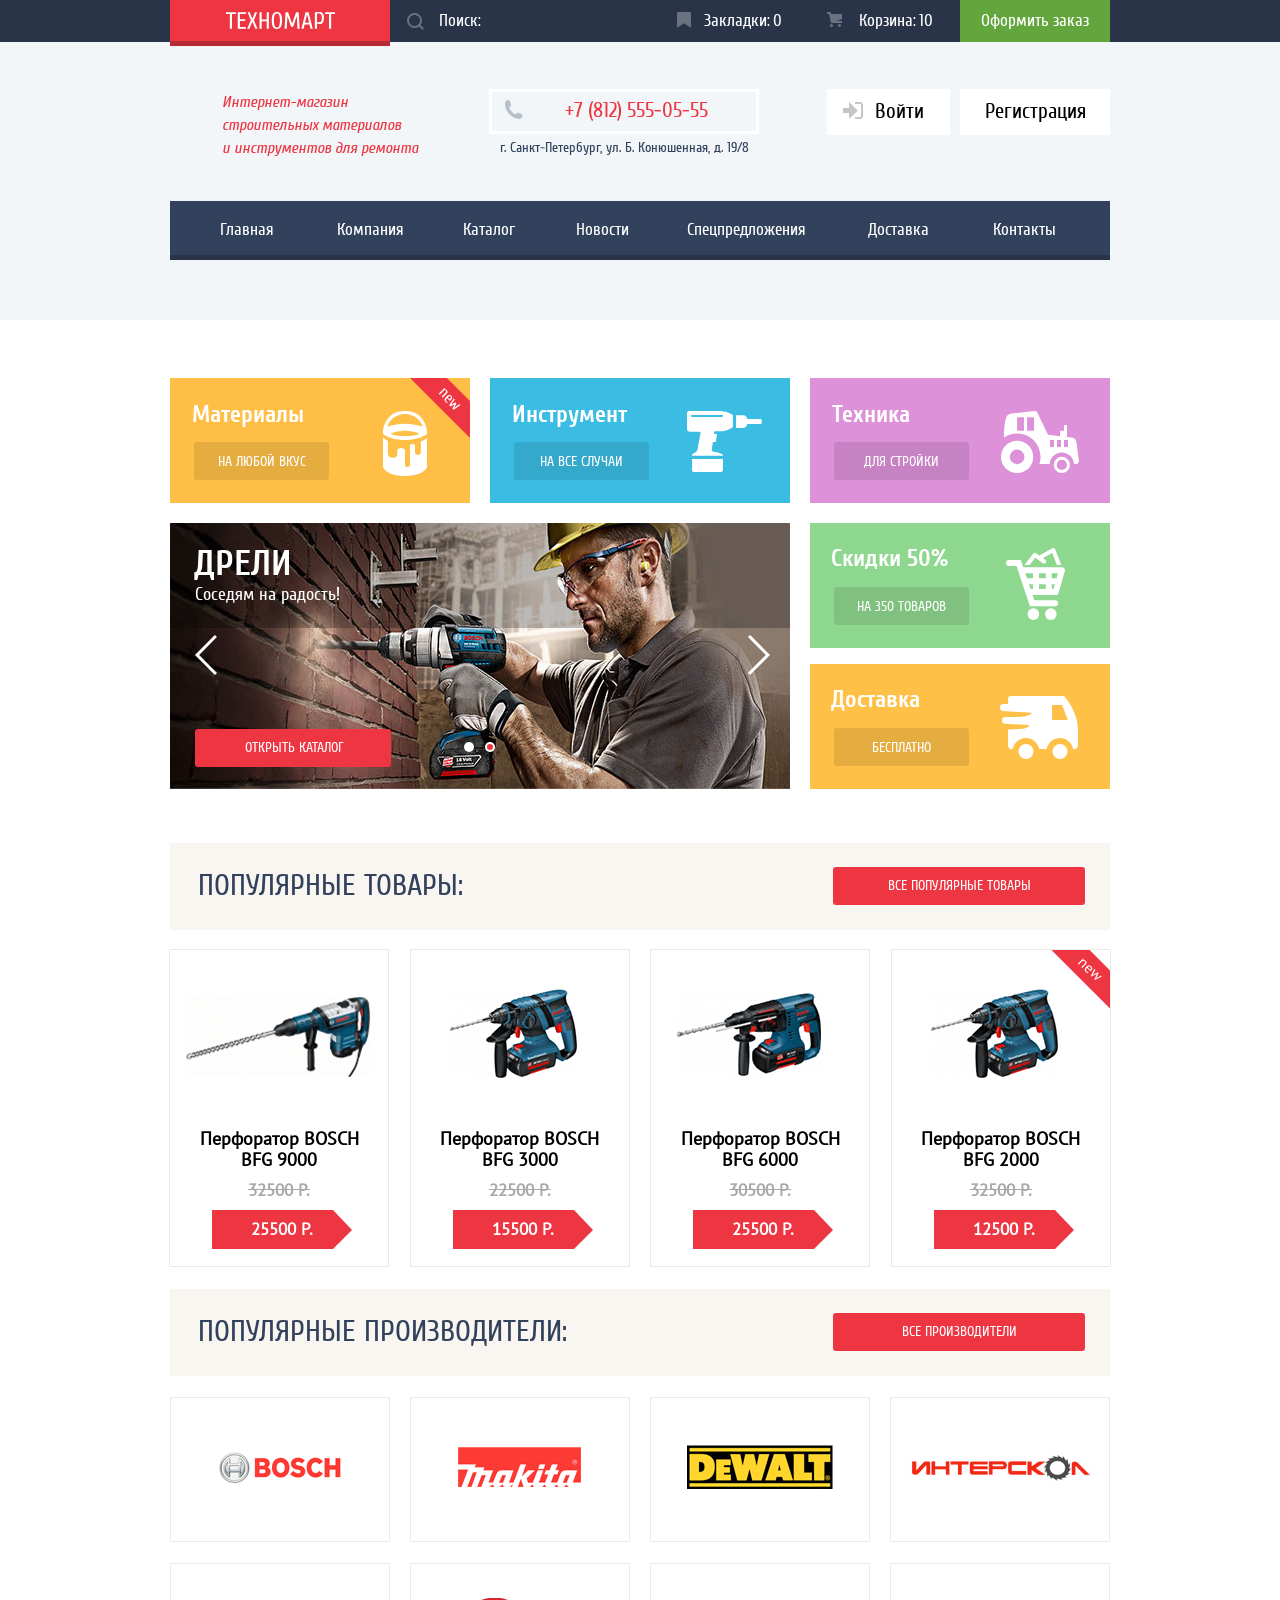
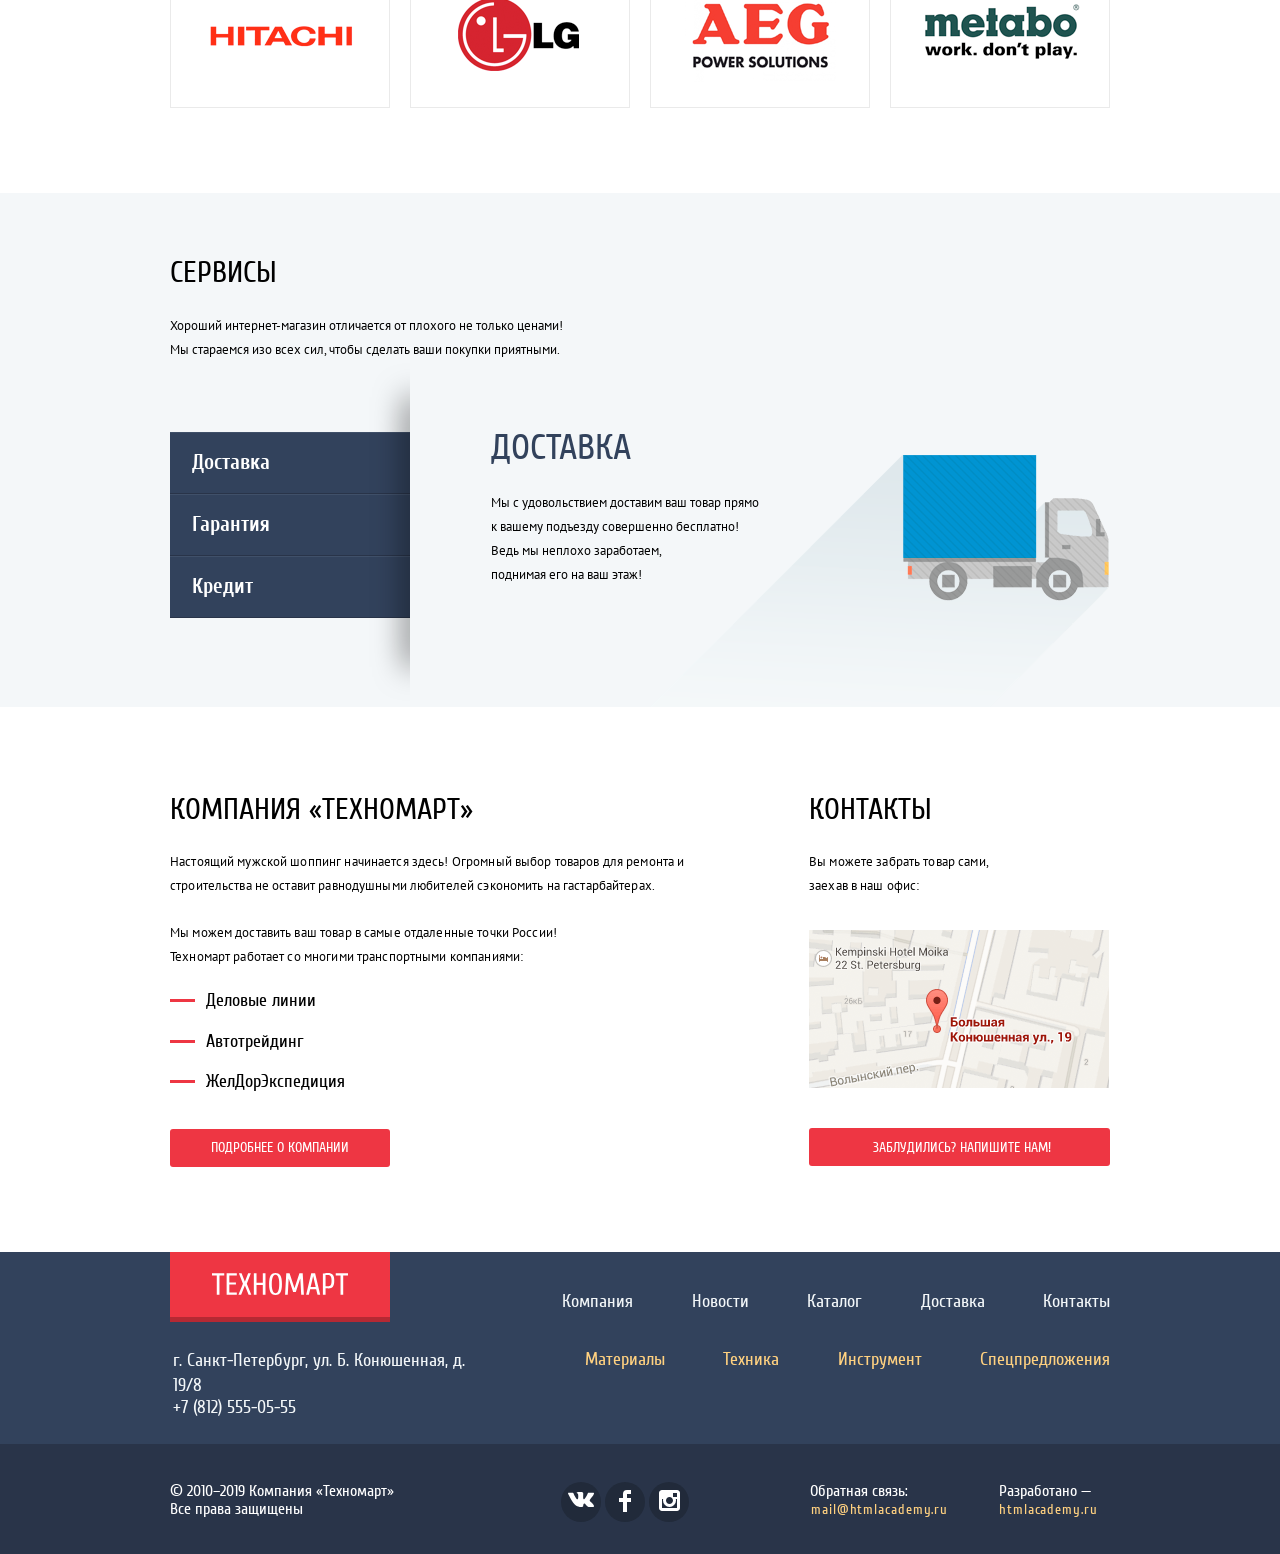
<file: docs/index.html>
<!DOCTYPE html>
<html lang="ru">

<head>
	<meta charset="utf-8">
	<title>HTML Academy: Техномарт</title>
	<link href="css/normalize.css" rel="stylesheet">
	<link href="css/style-compress.css" rel="stylesheet">
</head>

<body>
	<header>
		<nav>
			<div class="top-menu">
				<div class="container">
					<div class="top-menu-wrapper">
						<a class="logo" href="index.html"><img src="img/logo-technomart.svg" alt="Логотип магазина строительной техники Техномарт" width="109" height="18"></a>
						<ul class="top-menu-list">
							<li><input class="search" type="search" placeholder="Поиск:"></li>
							<li><a class="bookmarks" href="#">Закладки:</a>
							</li>
							<li class="basket"><a class="cart" href="#">Корзина:</a></li>
							<li><a class="booking" href="#">Оформить заказ</a></li>
						</ul>
					</div>
				</div>
			</div>
			<div class="header">
				<div class="container">
					<div class="header-wrapper">
						<p class="site-name">Интернет-магазин строительных материалов<br>и инструментов для ремонта</p>
						<div class="header-contacts"> <a class="header-tel" href="tel:+78125550555">+7 (812) 555-05-55</a>
							<address class="header-address">г. Санкт-Петербург, ул. Б. Конюшенная, д. 19/8</address>
						</div>
						<!--Блок авторизации-->
						<div class="header-autorize-wrapper">
							<ul class="header-autorize">
								<li><a class="login" href="#">Войти</a></li>
								<li><a href="#">Регистрация</a></li>
							</ul>
						</div>
					</div>
					<div class="header-nav">
						<ul>
							<li><a href="index.html">Главная</a></li>
							<li><a href="#">Компания</a></li>
							<li><a href="catalog.html">Каталог</a></li>
							<li><a href="#">Новости</a></li>
							<li><a href="#">Спецпредложения</a></li>
							<li><a href="#">Доставка</a></li>
							<li><a href="#">Контакты</a></li>
						</ul>
					</div>
				</div>
			</div>
		</nav>
	</header>
	<main>
		<h1 class="visually-hidden">
			Интернет-магазин строительных материалов и инструментов для ремонта
		</h1>
		<div class="container">
			<section class="main-promo-block">
				<h2 class="visually-hidden">Промоблок</h2>
				<ul class="main-promo promo-top-wrapper">
					<li class="main-materials">
						<span class="promo-new">new</span>
						<h3>Материалы</h3>
						<a href="#">На любой вкус</a>
					</li>
					<li class="main-instrument">
						<span class="visually-hidden">new</span>
						<h3>Инструмент</h3>
						<a href="#">На все случаи</a>
					</li>
					<li class="main-technic">
						<span class="visually-hidden">new</span>
						<h3>Техника</h3>
						<a href="#">Для стройки</a>
					</li>
				</ul>
				<div class="promo-bootom-wrapper">
					<section class="promo-slider">
						<h2 class="visually-hidden">Слайдер</h2>
						<div>
							<h3>Дрели</h3>
							<p>Соседям на радость!</p>
							<a class="slider-left" href="#"></a>
							<a class="slider-right" href="#"></a>
							<figure>
								<img src="img/Slider-drel.jpg" alt="Дрели" width="620" height="266">
							</figure>
						</div>
						<div class="visually-hidden">
							<h3>Перфораторы</h3>
							<p>Настоящие мужские игрушки</p>
							<figure>
								<img src="img/Slider-perf.jpg" alt="Перфораторы" width="620" height="266">
							</figure>
						</div>
						<a class="main-links slider-batton" href="catalog.html">Открыть каталог</a>
						<div class="slider-point-wrapper">
							<span class="slider-point-white "></span><span class="slider-point-red right"></span><span class="slider-point-white"></span>
						</div>
					</section>
					<ul class="main-promo">
						<li class="main-discounts">
							<span class="visually-hidden">new</span>
							<h3>Скидки 50%</h3>
							<a href="#">На 350 товаров</a>
						</li>
						<li class="main-delivery">
							<span class="visually-hidden">new</span>
							<h3>Доставка</h3>
							<a href="#">Бесплатно</a>
						</li>
					</ul>
				</div>
			</section>
			<section>
				<div class="main-popular">
					<h2>Популярные товары:</h2>
					<a class="main-links" href="#">Все популярные товары</a>
				</div>
				<ul class="main-items">
					<li class="card-item" tabindex="0">
						<span class="visually-hidden">new</span>
						<img class="cardimg" src="img/Perforator_1.png" alt="Перфоратор BOSCH BFG 9000" width="218" height="170">

						<div class="cards-popap">
							<a class="buy-item" href="#" onclick="return catalogPopup(this);">купить</a>
							<a class="in-bookmark" href="#">в закладки</a>
						</div>
						<h3>
							Перфоратор BOSCH<br>
							BFG 9000
						</h3>
						<b class="crossed">32500 p.</b>
						<div class="price-arrow">
							<b class="price">25500 p.</b>
						</div>
					</li>
					<li class="card-item" tabindex="0">
						<span class="visually-hidden">new</span>
						<img class="cardimg" src="img/Perforator.png" alt="Перфоратор BOSCH BFG 3000" width="218" height="170">

						<div class="cards-popap">
							<a class="buy-item" href="#" onclick="return catalogPopup(this);">купить</a>
							<a class="in-bookmark" href="#">в закладки</a>
						</div>
						<h3>
							Перфоратор BOSCH<br>
							BFG 3000
						</h3>
						<b class="crossed">22500 p.</b>
						<div class="price-arrow">
							<b class="price">15500 p.</b>
						</div>
					</li>
					<li class="card-item" tabindex="0">
						<span class="visually-hidden">new</span>
						<img class="cardimg" src="img/Perforator_3.png" alt="Перфоратор BOSCH BFG 6000" width="218" height="170">

						<div class="cards-popap">
							<a class="buy-item" href="#" onclick="return catalogPopup(this);">купить</a>
							<a class="in-bookmark" href="#">в закладки</a>
						</div>
						<h3>
							Перфоратор BOSCH<br>
							BFG 6000
						</h3>
						<b class="crossed">30500 p.</b>
						<div class="price-arrow">
							<b class="price">25500 p.</b>
						</div>
					</li>
					<li class="card-item" tabindex="0">
						<span class="catalog-new">new</span>
						<img class="cardimg" src="img/Perforator.png" alt="Перфоратор BOSCH BFG 2000" width="218" height="170">

						<div class="cards-popap">
							<a class="buy-item" href="#" onclick="return catalogPopup(this);">купить</a>
							<a class="in-bookmark" href="#">в закладки</a>
						</div>
						<h3>
							Перфоратор BOSCH<br>
							BFG 2000
						</h3>
						<b class="crossed">32500 p.</b>
						<div class="price-arrow">
							<b class="price">12500 p.</b>
						</div>
					</li>
				</ul>
				<div class="modal catalog-modal">
					<p class="catalog-modal-title">Товар добавлен в корзину!</p>
					<div class="catalog-modal-menu">
						<p><a class="main-links" href="#">оформить заказ </a></p>
						<p><a class="main-links right-batton" href="catalog.html">продолжить покупки</a></p>
					</div>
					<button class="catalog-modal-close" type="button"><span class="visually-hidden">Выход</span></button>
				</div>
			</section>
			<section>
				<div class="main-popular-maker">
					<h2>Популярные производители:</h2>
					<a class="main-links" href="#">Все производители</a>
				</div>
				<ul class="popular-maker">
					<li>
						<a href="#"><img src="img/Fabric-bosch.png" alt=" фирма Bosch" width="220" height="145"></a>
					</li>
					<li>
						<a href="#"><img src="img/Fabric-Makita.png" alt=" фирма Makita" width="220" height="145"></a>
					</li>
					<li>
						<a href="#"><img src="img/Fabric-DeWALT.png" alt="фирма DeWALT" width="220" height="145"></a>
					</li>
					<li><a href="#"><img src="img/Fabric-Interscol.png" alt=" фирма Интерскол" width="220" height="145"></a>
					</li>
					<li>
						<a href="#"><img src="img/Fabric-Hitachi.png" alt=" фирма Hitachi" width="220" height="145"></a>
					</li>
					<li>
						<a href="#"><img src="img/Fabric-LG.png" alt=" фирма LG" width="220" height="145"></a>
					</li>
					<li>
						<a href="#"><img src="img/Fabric-AEG.png" alt=" фирма AEG" width="220" height="145"></a>
					</li>
					<li>
						<a href="#"><img src="img/Fabric-Metabo.png" alt=" фирмаMetabo" width="220" height="145"></a>
					</li>
				</ul>
			</section>
		</div>
		<section class="main-service">
			<div class="container">
				<div class="main-service-top-wrapper">
					<h2>Сервисы</h2>
					<p>Хороший интернет-магазин отличается от плохого не только ценами! Мы стараемся изо всех сил, чтобы сделать ваши покупки приятными.</p>
				</div>
				<h3 class="visually-hidden">Слайдер сервисов</h3>
				<div class="main-service-choice-slider-wrapper">
					<div class="service-choice-wrapper">
						<ul class="main-service-choice">
							<li class="service-choice choice-delivery">Доставка</li>
							<li class="service-choice choice-guarantee">Гарантия</li>
							<li class="service-choice choice-credit ">Кредит</li>
						</ul>
					</div>
					<div class="main-service-slider delivery  ">
						<h4>Доставка</h4>
						<p>Мы с удовольствием доставим ваш товар прямо</p>
						<p>к вашему подъезду совершенно бесплатно!</p>
						<p>Ведь мы неплохо заработаем,</p>
						<p>поднимая его на ваш этаж!</p>
					</div>
					<div class="main-service-slider guarantee visually-hidden">
						<h4>Гарантия</h4>
						<p>Если купленный у нас товар поломается или заискрит,</p>
						<p>а также в случае пожара, спровоцированного его возгоранием,</p>
						<p>вы всегда можете быть уверены в нашей гарантии. Мы обменяем</p>
						<p>сгоревший товар на новый.</p>
						<p>Дом уж восстановите как-нибудь сами.</p>
					</div>
					<div class="main-service-slider credit visually-hidden">
						<h4>Кредит</h4>
						<p>Залезть в долговую яму стало проще!</p>
						<p>Кредитные консультанты придут вам на помощь.</p>
						<a class="main-links credit-batton" href="#">ОТПРАВИТЬ ЗАЯВКУ</a>
					</div>
				</div>
			</div>
		</section>
		<div class="main-about">
			<div class="container">
				<section class="main-about-delivery">
					<h2>КОМПАНИЯ «Техномарт»</h2>
					<p>Настоящий мужской шоппинг начинается здесь! Огромный выбор товаров для ремонта и строительства не оставит равнодушными любителей сэкономить на гастарбайтерах.</p>
					<p>Мы можем доставить ваш товар в самые отдаленные точки России!<br>Техномарт работает со многими транспортными компаниями:</p>
					<ul class="main-about-transport">
						<li>Деловые линии</li>
						<li>Автотрейдинг</li>
						<li>ЖелДорЭкспедиция</li>
					</ul>
					<a class="main-links" href="#">Подробнее о компании</a>
				</section>
				<section class="main-about-contacts">
					<h2>КОНТАКТЫ</h2>
					<p>Вы можете забрать товар сами,<br> заехав в наш офис:</p>
					<h3 class="visually-hidden">Блок карты</h3>
					<figure class="map">
						<a><img src="img/Map.png" width="300" height="158" alt="Наш адрес Санкт-Петербург, улица Большая Конюшенная, дом 19/8 на карте"></a>
					</figure>
					<a class="main-links feedback-link " href="#">Заблудились? Напишите нам!</a>
				</section>
			</div>
		</div>
	</main>
	<footer>
		<section class="footer-nav">
			<div class="container">
				<div class="footer-top-wrapper">
					<h2 class="visually-hidden">Контакты и навигация</h2>
					<a class="logo" href="index.html"><img src="img/logo-technomart.svg" alt="Логотип магазина строительной техники Техномарт" width="137" height="22"></a>
					<nav>
						<ul class="footer-nav-top">
							<li><a href="index.html">Компания</a></li>
							<li><a href="#">Новости</a></li>
							<li><a href="catalog.html">Каталог</a></li>
							<li><a href="#">Доставка</a></li>
							<li><a href="#">Контакты</a></li>
						</ul>
					</nav>
				</div>
				<div class="footer-nav-bottom-wrapper">
					<div class="footer-contacts">
						<address class="footer-address">г. Санкт-Петербург, ул. Б. Конюшенная, д. 19/8</address>
						<a class="tel" href="tel:+78125550555">+7 (812) 555-05-55</a>
					</div>
					<ul class="footer-nav-bottom">
						<li><a href="#">Материалы</a></li>
						<li><a href="#">Техника</a></li>
						<li><a href="#">Инструмент</a></li>
						<li><a href="#">Спецпредложения</a></li>
					</ul>
				</div>
			</div>
		</section>
		<section class="contacts">
			<h2 class="visually-hidden">Обратная связь</h2>
			<div class="container">
				<p class="rights">© 2010–2019 Компания «Техномарт» Все права защищены</p>
				<ul class="socials">
					<li><a class="socials-vk" href="#"><img src="img/icon-vk.svg" width="26" height="15" alt="Наша компания в соцсети В контакте"></a></li>
					<li><a class="socials-fb" href="#"><img src="img/icon-fb.svg" width="12" height="22" alt=" Наша компания в соцсети Фейсбук"></a></li>
					<li><a class="socials-inst" href="#"><img src="img/icon-insta.svg" width="21" height="21" alt=" Наша компания в соцсети Инстаграмм"></a></li>
				</ul>
				<div class="contacts-wrapper">
					<p class="contacts-mail">Обратная связь: <a href="#">mail@htmlacademy.ru</a>
					</p>
					<p class="contacts-html">Разработано — <a href="https://htmlacademy.ru/intensive/htmlcss">htmlacademy.ru</a></p>
				</div>
			</div>
		</section>
	</footer>

	<!-- Модальные окна -->
	<!-- Форма обратной связи -->
	<section class=" modal modal-feedback">
		<h2 class="visually-hidden">Напишите письмо</h2>
		<form class="modal-form" action="https://echo.htmlacademy.ru" method="post" name="mailform">
			<div class="modal-top-wrapper">
				<p class="modal-box">
					<label class="modal-name" for="user-name">Ваше имя:</label>
					<input class="modal-input" id="user-name" type="text" name="name" placeholder="Имя Фамилия">
				</p>
				<p class="modal-box">
					<label class="modal-mail" for="user-mail">Ваш e-mail:</label>
					<input class="modal-input" id="user-mail" type="text" name="email" placeholder="email@example.com">
				</p>
			</div>
			<p class="modal-box-textarea"><label class="modal-letter" for="letter-text">Текст письма:</label>
				<textarea class="modal-letter-text" id="letter-text" name="modal-letter" placeholder="В свободной форме"></textarea>
			</p>
			<button class="modal-batton" type="submit">отправить</button>
		</form>
		<div class="modal-batton-wrapper"></div>
		<button class="modal-close" type="button"><span class="visually-hidden">Закрыть</span></button>
	</section>

	<!--Kарта-->
	<section class="modal modal-map">
		<h2 class="visually-hidden">Как до нас добраться</h2>
		<iframe src="https://yandex.ru/map-widget/v1/-/CGwDIK8K" width="940" height="448" allowfullscreen></iframe>
		<button class="map-close " type="button"><span class="visually-hidden">Закрыть</span></button>
	</section>
	<!--Подключаем скрипты-->
	<script type="text/javascript" src="js/feedback-popap-compress.js"></script>
	<script type="text/javascript" src="js/map-popap-compress.js"></script>
	<script type="text/javascript" src="js/servise-slider-compress.js"></script>
	<script type="text/javascript" src="js/catalog-popup-compress.js"></script>
</body>

</html>
</file>
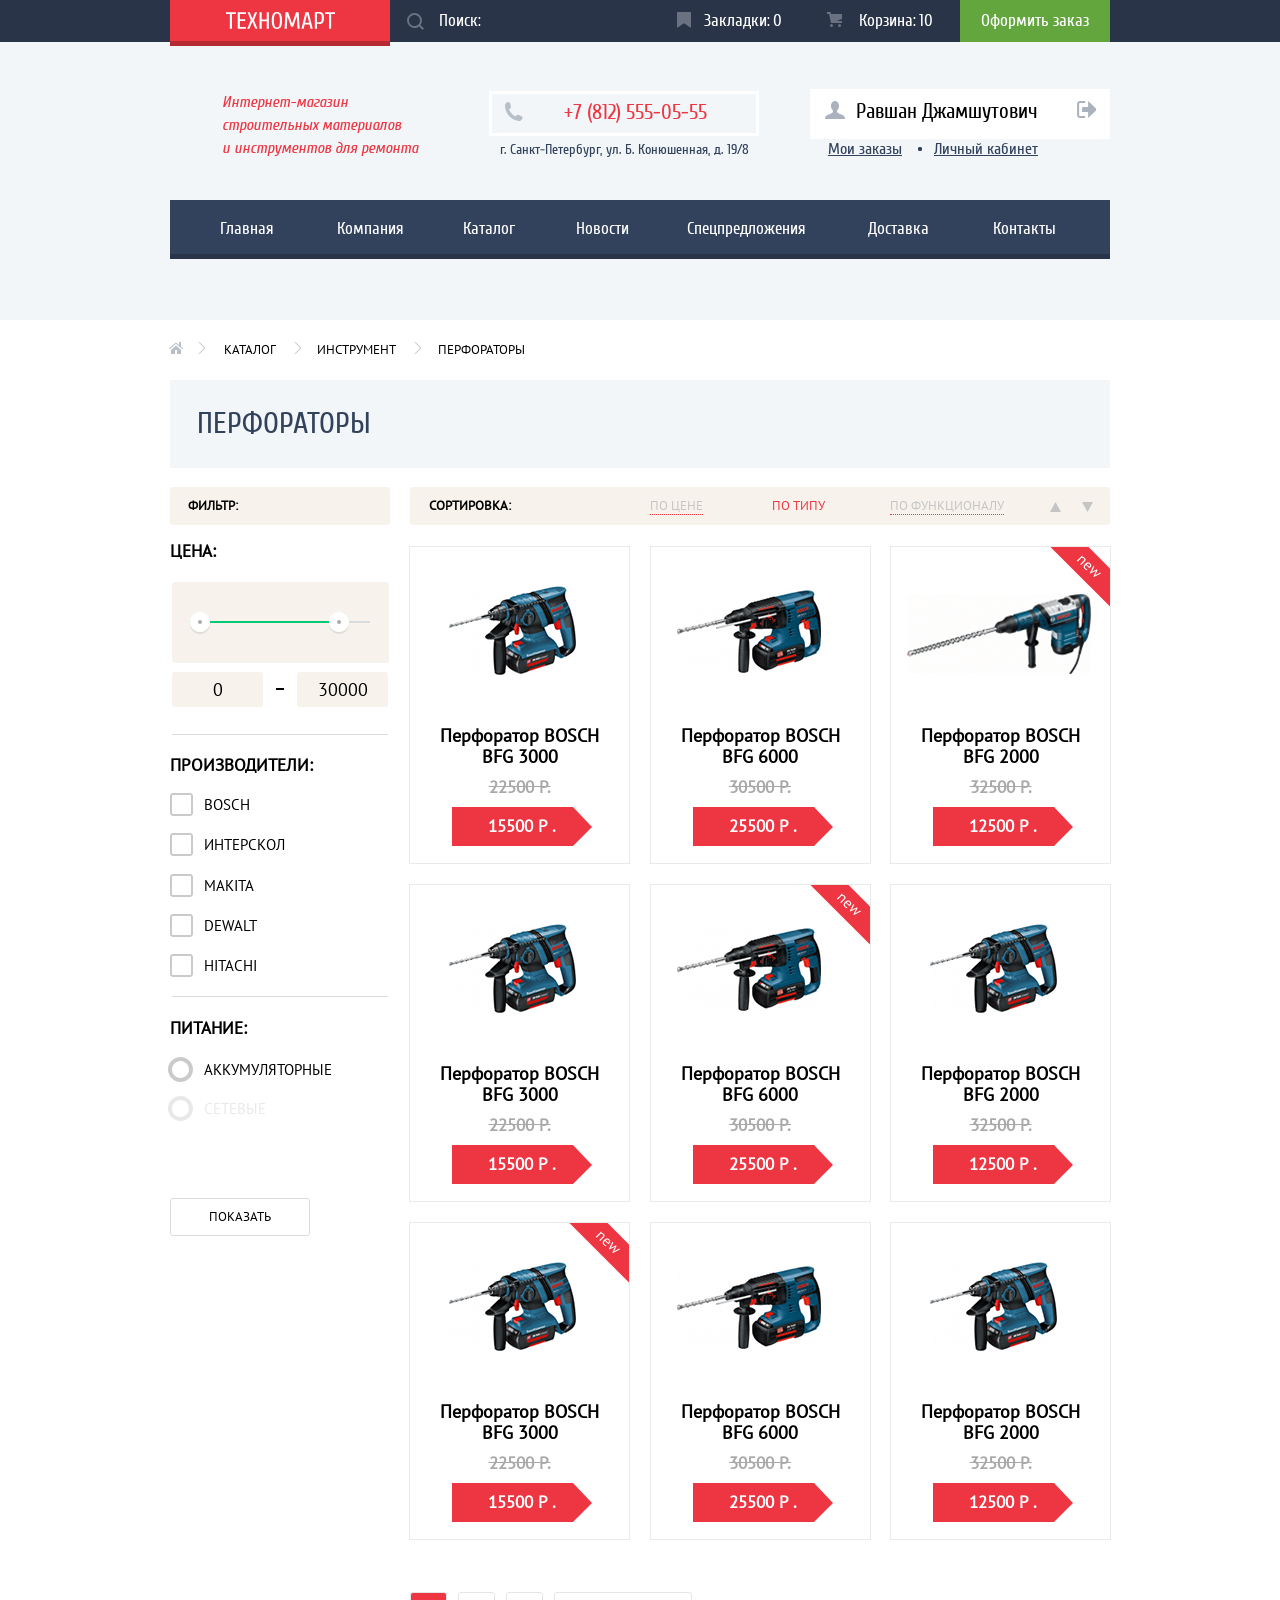
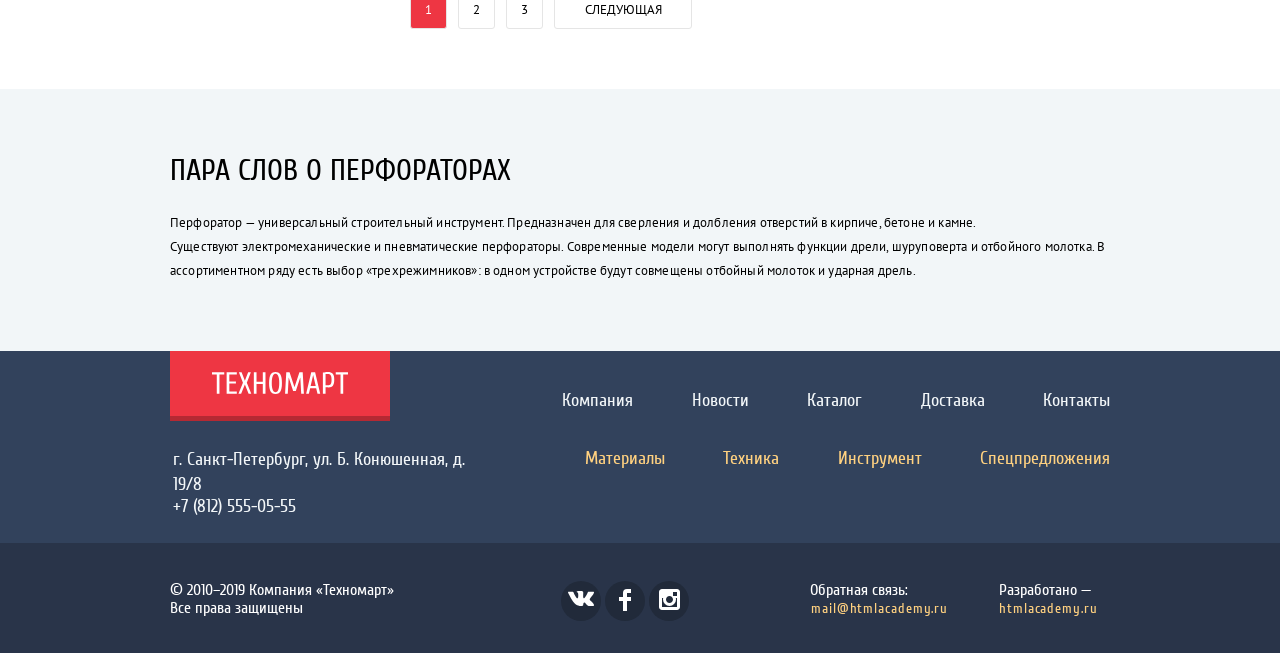
<file: docs/catalog.html>
<!DOCTYPE html>
<html lang="ru">

<head>
	<meta charset="utf-8">
	<title>HTML Academy: Техномарт</title>
	<link href="css/normalize.css" rel="stylesheet">
	<link href="css/style-compress.css" rel="stylesheet">
</head>

<body>
	<header>
		<nav>
			<div class="top-menu">
				<div class="container">
					<div class="top-menu-wrapper">
						<a class="logo" href="index.html"><img src="img/logo-technomart.svg" alt="Логотип магазина строительной техники Техномарт" width="109" height="18"></a>
						<ul class="top-menu-list">
							<li><input class="search" type="search" placeholder="Поиск:"></li>
							<li><a class="bookmarks" href="#">Закладки:</a></li>
							<li class="basket"><a class="cart" href="#">Корзина:</a></li>
							<li><a class="booking" href="#">Оформить заказ</a></li>
						</ul>
					</div>
				</div>
			</div>
			<div class="header">
				<div class="container">
					<div class="header-wrapper">
						<p class="site-name">Интернет-магазин строительных материалов<br>и инструментов для ремонта</p>
						<div class="header-contacts-catalog">
							<a class="header-tel" href="tel:+78125550555">+7 (812) 555-05-55</a>
							<address class="header-address">г. Санкт-Петербург, ул. Б. Конюшенная, д. 19/8</address>
						</div>
						<!--Блок авторизации-->
						<div class="catalog-autorize-wrapper">
							<div class="catalog-header-autorize"><a class="catalog-autorize-user" href="#">Равшан Джамшутович</a><a class="catalog-autorize-logout" href="index.html"></a>
							</div>
							<ul class="catalog-autorize-nav">
								<li><a href="#">Мои заказы</a></li>
								<li><a href="#">Личный кабинет</a></li>
							</ul>
						</div>
					</div>
					<div class="header-nav">
						<ul>
							<li><a href="index.html">Главная</a></li>
							<li><a href="">Компания</a></li>
							<li><a href="#">Каталог</a></li>
							<li><a href="#">Новости</a></li>
							<li><a href="#">Спецпредложения</a></li>
							<li><a href="#">Доставка</a></li>
							<li><a href="#">Контакты</a></li>
						</ul>
					</div>
				</div>
			</div>
		</nav>
	</header>
	<main>
		<div class="container">
			<ul class="catalog-crumbs">
				<li><a class="catalog-crumbs-home" href="index.html"></a></li>
				<li><a href="#">каталог</a></li>
				<li><a href="#">инструмент</a></li>
				<li><a>перфораторы</a></li>
			</ul>
			<h1 class="catalog-header">Перфораторы</h1>
			<div class="catalog-wrapper">
				<section class="catalog-filters">
					<h2 class="visually-hidden">Каталог перфораторов</h2>
					<form action="https://echo.htmlacademy.ru" method="get">
						<!--Фильтр цены-->
						<h3>Фильтр:</h3>
						<fieldset class="fieldset-price">
							<legend>Цена:</legend>
							<div class="catalog-filters-price">
								<div class="price-line-one"><button class="button-left"></button></div>
								<div class="price-line-two"><button class="button-right"></button></div>
							</div>
							<h3 class="visually-hidden">Минимальная и максимальная цена</h3>
							<div class="price-limits-wrapper">
								<input aria-label="Минимальная цена" type="number" value="0" name="min" id="min">
								<div class="dash"></div>
								<input aria-label="Максимальная цена" type="number" value="30000" name="max" id="max">
							</div>
						</fieldset>
						<!--Выбор производителей-->
						<fieldset class="fieldset-fabricators">
							<legend>Производители:</legend>
							<ul>
								<li><label tabindex="0">
										<input type="checkbox" id="BOSH"><span class="chekbox-indicator"></span>
										Bosch</label>
								</li>
								<li><label tabindex="0"><input type="checkbox" id="INTERSCOL"><span class="chekbox-indicator"></span>Интерскол</label>
								</li>
								<li><label tabindex="0"><input type="checkbox" id="MAKITA"><span class="chekbox-indicator"></span>Makita</label>
								</li>
								<li><label tabindex="0"><input type="checkbox" id="DEWALT"><span class="chekbox-indicator"></span>Dewalt</label>
								</li>
								<li><label tabindex="0"><input type="checkbox" id="HITACHI"><span class="chekbox-indicator"></span>Hitachi</label>
								</li>
							</ul>
						</fieldset>
						<!--Выбор по типу питания-->
						<fieldset class="fieldset-power">
							<legend>Питание:</legend>
							<ul>
								<li><label tabindex="0"><input type="radio" name="power"><span class="radio-indicator"></span>Аккумуляторные</label></li>
								<li><label tabindex="0"><input type="radio" name="power" disabled><span class="radio-indicator"></span>Сетевые</label></li>
							</ul>
						</fieldset>
					</form>
					<button class="catalog-button" type="submit">Показать</button>
				</section>
				<div class="catalog-cards-wrapper">
					<div class="catalog-sort-menu">
						<h3>Сортировка:</h3>
						<ul>
							<li class="sort-menu-item">
								<a class="sort-menu" href="#">по цене</a>
							</li>
							<li class="sort-menu-item current-sort">
								<a class="sort-menu current-sort" href="#">по типу</a>
							</li>
							<li class="sort-menu-item">
								<a class="sort-menu" href="#">по функционалу</a>
							</li>
						</ul>
						<div class="icon-wrapper">
							<a href="#"><span class="visually-hidden">вверх</span><svg xmlns="http://www.w3.org/2000/svg" width="11" height="10" viewbox="0 0 11 10">
									<path fill="#c5c5c5" d="M5.5 0L0 10h11z" /></svg></a>
							<a href="#"><span class="visually-hidden">вниз</span><svg xmlns="http://www.w3.org/2000/svg" width="11" height="10" viewbox="0 0 11 10">
									<path fill="#c5c5c5" d="M5.5 10L0 0h11" /></svg></a>
						</div>
					</div>
					<section class="catalog-cards">
						<h2 class="visually-hidden">Карточки товаров</h2>
						<ul class="main-items catalog">
							<li class="card-item" tabindex="0">
								<span class="visually-hidden">new</span>
								<img class="cardimg" src="img/Perforator.png" alt="Перфоратор BOSCH BFG 3000" width="218" height="170">

								<div class="cards-popap">
									<a class="buy-item" href="#" onclick="return catalogPopup(this);">купить</a>
									<a class="in-bookmark" href="#">в закладки</a>
								</div>
								<h3>
									Перфоратор BOSCH<br>
									BFG 3000
								</h3>
								<b class="crossed">22500 p.</b>
								<div class="price-arrow">
									<b class="price">15500 p .</b>
								</div>
							</li>
							<li class="card-item" tabindex="0">
								<span class="visually-hidden">new</span>
								<img class="cardimg" src="img/Perforator_3.png" alt="Перфоратор BOSCH BFG 6000" width="218" height="170">

								<div class="cards-popap">
									<a class="buy-item" href="#" onclick="return catalogPopup(this);">купить</a>
									<a class="in-bookmark" href="#">в закладки</a>
								</div>
								<h3>
									Перфоратор BOSCH<br>
									BFG 6000
								</h3>
								<b class="crossed">30500 p.</b>
								<div class="price-arrow">
									<b class="price">25500 p .</b>
								</div>
							</li>
							<li class="card-item" tabindex="0">
								<span class="catalog-new">new</span>
								<img class="cardimg" src="img/Perforator_1.png" alt="Перфоратор BOSCH BFG 2000" width="218" height="170">

								<div class="cards-popap">
									<a class="buy-item" href="#" onclick="return catalogPopup(this);">купить</a>
									<a class="in-bookmark" href="#">в закладки</a>
								</div>
								<h3>
									Перфоратор BOSCH<br>
									BFG 2000
								</h3>
								<b class="crossed">32500 p.</b>
								<div class="price-arrow">
									<b class="price">12500 p .</b>
								</div>
							</li>
							<li class="card-item" tabindex="0">
								<span class="visually-hidden">new</span>
								<img class="cardimg" src="img/Perforator.png" alt="Перфоратор BOSCH BFG 3000" width="218" height="170">

								<div class="cards-popap">
									<a class="buy-item" href="#" onclick="return catalogPopup(this);">купить</a>
									<a class="in-bookmark" href="#">в закладки</a>
								</div>
								<h3>
									Перфоратор BOSCH<br>
									BFG 3000
								</h3>
								<b class="crossed">22500 p.</b>
								<div class="price-arrow">
									<b class="price">15500 p .</b>
								</div>
							</li>
							<li class="card-item" tabindex="0">
								<span class="catalog-new">new</span>
								<img class="cardimg" src="img/Perforator_3.png" alt="Перфоратор BOSCH BFG 6000" width="218" height="170">

								<div class="cards-popap">
									<a class="buy-item" href="#" onclick="return catalogPopup(this);">купить</a>
									<a class="in-bookmark" href="#">в закладки</a>
								</div>
								<h3>
									Перфоратор BOSCH<br>
									BFG 6000
								</h3>
								<b class="crossed">30500 p.</b>
								<div class="price-arrow">
									<b class="price">25500 p .</b>
								</div>
							</li>
							<li class="card-item" tabindex="0">
								<span class="visually-hidden">new</span>
								<img class="cardimg" src="img/Perforator.png" alt="Перфоратор BOSCH BFG 2000" width="218" height="170">

								<div class="cards-popap">
									<a class="buy-item" href="#" onclick="return catalogPopup(this);">купить</a>
									<a class="in-bookmark" href="#">в закладки</a>
								</div>
								<h3>
									Перфоратор BOSCH<br>
									BFG 2000
								</h3>
								<b class="crossed">32500 p.</b>
								<div class="price-arrow">
									<b class="price">12500 p .</b>
								</div>
							</li>
							<li class="card-item" tabindex="0">
								<span class="catalog-new">new</span>
								<img class="cardimg" src="img/Perforator.png" alt="Перфоратор BOSCH BFG 3000" width="218" height="170">

								<div class="cards-popap">
									<a class="buy-item" href="#" onclick="return catalogPopup(this);">купить</a>
									<a class="in-bookmark" href="#">в закладки</a>
								</div>
								<h3>
									Перфоратор BOSCH<br>
									BFG 3000
								</h3>
								<b class="crossed">22500 p.</b>
								<div class="price-arrow">
									<b class="price">15500 p .</b>
								</div>
							</li>
							<li class="card-item" tabindex="0">
								<span class="visually-hidden">new</span>
								<img class="cardimg" src="img/Perforator_3.png" alt="Перфоратор BOSCH BFG 6000" width="218" height="170">

								<div class="cards-popap">
									<a class="buy-item" href="#" onclick="return catalogPopup(this);">купить</a>
									<a class="in-bookmark" href="#">в закладки</a>
								</div>
								<h3>
									Перфоратор BOSCH<br>
									BFG 6000
								</h3>
								<b class="crossed">30500 p.</b>
								<div class="price-arrow">
									<b class="price">25500 p .</b>
								</div>
							</li>
							<li class="card-item" tabindex="0">
								<span class="visually-hidden">new</span>
								<img class="cardimg" src="img/Perforator.png" alt="Перфоратор BOSCH BFG 2000" width="218" height="170">

								<div class="cards-popap">
									<a class="buy-item" href="#" onclick="return catalogPopup(this);">купить</a>
									<a class="in-bookmark" href="#">в закладки</a>
								</div>
								<h3>
									Перфоратор BOSCH<br>
									BFG 2000
								</h3>
								<b class="crossed">32500 p.</b>
								<div class="price-arrow">
									<b class="price">12500 p .</b>
								</div>
							</li>
						</ul>
						<div class="modal catalog-modal">
							<p class="catalog-modal-title">Товар добавлен в корзину!</p>
							<div class="catalog-modal-menu">
								<p><a class="main-links" href="#">оформить заказ </a></p>
								<p><a class="main-links right-batton" href="catalog.html">продолжить покупки</a></p>
							</div>
							<button class="catalog-modal-close" type="button"><span class="visually-hidden">Выход</span></button>
						</div>
					</section>
					<ul class="catalog-pagination">
						<li><a class="current-pagination">1</a></li>
						<li><a href="#">2</a></li>
						<li><a href="#">3</a></li>
						<li><a href="#">следующая</a></li>
					</ul>
				</div>
			</div>
		</div>
		<section class="catalog-promote-item">
			<div class="container">
				<h2>ПАРА СЛОВ О ПЕРФОРАТОРАХ</h2>
				<p>Перфоратор — универсальный строительный инструмент. Предназначен для сверления и долбления отверстий в кирпиче, бетоне и камне.</p>
				<p>Существуют электромеханические и пневматические перфораторы. Современные модели могут выполнять функции дрели, шуруповерта и отбойного молотка.
					В ассортиментном ряду есть выбор «трехрежимников»: в одном устройстве будут совмещены отбойный молоток и ударная дрель.</p>
			</div>
		</section>
	</main>
	<footer>
		<section class="footer-nav">
			<div class="container">
				<div class="footer-top-wrapper">
					<h2 class="visually-hidden">Контакты и навигация</h2>
					<a class="logo" href="index.html"><img src="img/logo-technomart.svg" alt="Логотип магазина строительной техники Техномарт" width="109" height="18"></a>
					<nav>
						<ul class="footer-nav-top">
							<li><a href="index.html">Компания</a></li>
							<li><a href="#">Новости</a></li>
							<li><a href="catalog.html">Каталог</a></li>
							<li><a href="#">Доставка</a></li>
							<li><a href="#">Контакты</a></li>
						</ul>
					</nav>
				</div>
				<div class="footer-nav-bottom-wrapper">
					<div class="footer-contacts">
						<address class="footer-address">г. Санкт-Петербург, ул. Б. Конюшенная, д. 19/8</address>
						<a class="tel" href="tel:+78125550555">+7 (812) 555-05-55</a>
					</div>
					<ul class="footer-nav-bottom">
						<li><a href="#">Материалы</a></li>
						<li><a href="#">Техника</a></li>
						<li><a href="#">Инструмент</a></li>
						<li><a href="#">Спецпредложения</a></li>
					</ul>
				</div>
			</div>
		</section>
		<section class="contacts">
			<h2 class="visually-hidden">Обратная связь</h2>
			<div class="container">
				<p class="rights">© 2010–2019 Компания «Техномарт» Все права защищены</p>
				<ul class="socials">
					<li><a class="socials-vk" href="#"><img src="img/icon-vk.svg" width="26" height="15" alt="Наша компания в соцсети В контакте"></a></li>
					<li><a class="socials-fb" href="#"><img src="img/icon-fb.svg" width="12" height="22" alt=" Наша компания в соцсети Фейсбук"></a></li>
					<li><a class="socials-inst" href="#"><img src="img/icon-insta.svg" width="21" height="21" alt=" Наша компания в соцсети Инстаграмм"></a></li>
				</ul>
				<div class="contacts-wrapper">
					<p class="contacts-mail">Обратная связь: <a href="#">mail@htmlacademy.ru</a>
					</p>
					<p class="contacts-html">Разработано — <a href="https://htmlacademy.ru/intensive/htmlcss">htmlacademy.ru</a></p>
				</div>
			</div>
		</section>
	</footer>
	<script type="text/javascript" src="js/disabled-compress.js"></script>
	<script type="text/javascript" src="js/catalog-popup-compress.js"></script>
</body>

</html>
</file>
<file: docs/css/style-compress.css>
@font-face{font-weight:400;font-family:'Cuprum';src:local(Cuprum),url(../fonts/Cuprum/Cuprum-Regular.eot);src:url('Cuprum-Regular.eot? #iefix') format("eot"),url(../fonts/Cuprum-Regular.woff) format("woff"),url(../fonts/Cuprum-Regular.woff2) format("woff2"),url(../fonts/Cuprum-Regular) format("truetype")}@font-face{font-weight:400;font-family:'Cuprum-Italic';src:local(Cuprum-Italic),url(../fonts/Cuprum/Cuprum-Italic.eot);src:url('Cuprum-Italic.eot? #iefix') format("eot"),url(../fonts/cuprumitalic.woff) format("woff"),url(../fonts/cuprumitalic.woff2) format("woff2"),url(../fonts/Cuprum-Italic.ttf) format("truetype")}@font-face{font-weight:400;font-family:'Cuprum-Bold';src:local(Cuprum-Bold),url(../fonts/Cuprum/Cuprum-Bold.eot);src:url('Cuprum-Bold.eot? #iefix') format("eot"),url(../fonts/Cuprum-Bold.woff) format("woff"),url(../fonts/Cuprum-Bold.woff2) format("woff2"),url(../fonts/Cuprum-Bold) format("truetype")}@font-face{font-weight:400;font-family:'PT Sans Regular';src:local('PT Sans'),url(../fonts/PT-Sans-Regular.eot);src:url('PT-Sans-Regular.eot? #iefix') format("eot"),url(../fonts/PTSans-Regular.woff) format("woff"),url(../fonts/PT-Sans-Regular.woff2) format("woff2"),url(../fonts/PT-Sans-Regular) format("truetype")}@font-face{font-weight:400;font-family:'PT Sans Bold';src:local('PT Sans'),url(../fonts/PT_Sans_Bold.eot);src:url('PT_Sans_Bold.eot? #iefix') format("eot"),url(../fonts/ptsansbold.woff) format("woff"),url(../fonts/ptsansbold.woff2) format("woff2"),url(../fonts/ptsansbold.ttf) format("truetype")}@font-face{font-weight:400;font-family:'Gill Sans';src:local('Gill Sans'),url(../fonts/GillSans-SemiBoldItalic.eot);src:url('GillSans-SemiBoldItalic.eot? #iefix') format("eot"),url(../fonts/GillSans-SemiBoldItalic.woff) format("woff"),url(../fonts/GillSans-SemiBoldItalic.woff2) format("woff2"),url(../fonts/GillSans-SemiBoldItalic) format("truetype")}body{font-family:"Cuprum","Arial",sans-serif;font-weight:400;color:#000;background-color:#fff}html,body{min-width:1200px}a{font-size:14px;text-transform:uppercase;color:#fff;background-color:#ee3643}batton:focus,nav input:focus,.fieldset-fabricators label:focus,.catalog-filters input:focus{outline:2px solid blue}.main-items,.modal-form input[type="text"],textarea,.main-service p,.main-about p,.catalog-promote-item p,.catalog-crumbs a,.catalog-filters,.catalog-sort-menu,.catalog-button,.catalog-sort-menu,.catalog-pagination a{font-family:"PT Sans Regular","Arial",sans-serif}.catalog-filters,.catalog-button,.catalog-sort-menu{text-transform:uppercase}.catalog-crumbs a,.catalog-filters h3,.catalog-sort-menu,.catalog-pagination a{font-size:13px;color:#000;background-color:inherit}address{font-style:normal;font-weight:400;line-height:25px}.visually-hidden:not(:focus):not(:active){position:absolute;width:1px;height:1px;margin:-1px;border:0;padding:0;white-space:nowrap;-webkit-clip-path:inset(100%);clip-path:inset(100%);clip:rect(0 0 0 0);overflow:hidden}.container{width:940px;margin:0 auto}.header,.header-tel,.catalog-autorize-nav a,.catalog-header,.catalog-promote-item{background-color:#f2f6f8}.top-menu,.contacts,.contacts a,.top-menu-list a{background-color:#293449}.top-menu .logo,.footer-nav .logo{background-color:#ee3643;border-bottom:solid 5px #b52933}.logo:hover{background-color:#ca2c37}.logo:active{background-color:#ba2732}.logo:focus{outline:2px solid blue}.top-menu .logo{width:220px;height:46px;z-index:10}.logo img{margin:12px auto}.top-menu-wrapper{display:-webkit-box;display:-ms-flexbox;display:flex;-ms-flex-wrap:wrap;flex-wrap:wrap}.top-menu{height:42px}.top-menu li{width:150px;height:42px;text-align:center}.top-menu-list{width:720px;display:-webkit-box;display:-ms-flexbox;display:flex;-ms-flex-wrap:wrap;flex-wrap:wrap;-webkit-box-pack:justify;-ms-flex-pack:justify;justify-content:space-between}.top-menu-list li:first-child{position:relative;margin-right:auto;width:270px}.top-menu-list li:last-child{background-color:#63a63e}.top-menu-list li a,.search{display:block;background-color:inherit;position:relative;padding-top:11px;width:150px;height:41px}.full-cart{background-color:#ee3643}.top-menu-list a::before,.header-wrapper a::before,.header-wrapper a::after,.top-menu-list li:first-child::before{content:"";position:absolute;background-repeat:no-repeat;width:20px;height:20px}.bookmarks::after,.cart::after{position:absolute;background-repeat:no-repeat;width:20px;height:20px}.bookmarks::after{content:"0"}.cart::after{content:"10"}.bookmarks::after{right:25px}.top-menu-list a::before{top:12px;left:15px}.top-menu-list li:first-child::before{background-image:url(../img/icon-search.svg);left:17px;top:13px}.search{font-size:17px;border:none;padding-top:0;padding-left:49px;width:270px;cursor:pointer;background-color:transparent}input[type="search"]:focus{background-color:#fff;background-image:url(../img/icon-search-focus.svg);background-repeat:no-repeat;background-position:17px;font-size:17px;cursor:text}input[type="search"]::-webkit-input-placeholder{color:#fff}input[type="search"]::-moz-placeholder{color:#fff}input[type="search"]:-ms-input-placeholder{color:#fff}.bookmarks,.cart{margin-left:2px}.bookmarks:active,.cart:active{background-color:#161d29}.booking:hover{background-color:#5fbb2d}.booking:active{background-color:#518534}.booking:focus,.bookmarks:focus,.cart:focus{outline:2px solid blue}.bookmarks::before{background-image:url(../img/icon-bookmark.svg);left:-27px}.cart::before{background-image:url(../img/icon-cart.svg);left:-30px}.top-menu-list li:first-child::before,.bookmarks::before,.cart::before{opacity:.3}.top-menu-list li:first-child:hover::before,.bookmarks:hover::before,.cart:hover::before{opacity:1}.booking{margin-right:2px}.top-menu a,.header-nav a{font-size:17px;text-transform:none}.header-nav a:active{color:#a8abaf}.top-menu-list a:active{color:#8b8e94}.header .container{padding-top:47px}.header{min-height:278px}.header-wrapper{display:-webkit-box;display:-ms-flexbox;display:flex;-ms-flex-wrap:wrap;flex-wrap:wrap;-webkit-box-pack:justify;-ms-flex-pack:justify;justify-content:space-between}.site-name{font-family:"Cuprum-Italic","Arial",sans-serif;font-size:16px;line-height:23px;color:#ee3643;width:197px;margin-left:52px;margin-top:2px}.header-contacts{width:270px}.header-tel{font-size:21px;color:#ee3643;display:block;position:relative;width:270px;height:45px;border:solid 3px #fff;text-align:center;padding-top:6px;margin-left:1px;padding-left:24px}.header-tel:focus{outline:2px solid blue}.header-tel::before{content:"";position:absolute;background-repeat:no-repeat;background-image:url(../img/icon-phone.svg);left:12px;top:8px}.header-address{font-size:14px;color:#32425c;text-align:center;padding-top:2px;padding-left:3px}.header-autorize-wrapper{width:283px}.header-autorize{display:-webkit-box;display:-ms-flexbox;display:flex;height:46px;-webkit-box-pack:justify;-ms-flex-pack:justify;justify-content:space-between}.header-autorize li{background-color:#fff;text-align:center}.header-autorize li:first-child,.header-autorize li:first-child a{width:123px}.login{padding-left:22px}.login::before{content:"";position:absolute;background-repeat:no-repeat;background-image:url(../img/icon-login.svg);top:13px;left:16px}.login:hover::before{background-image:url(../img/icon-login-activ.svg)}.login:active::before{background-image:url(../img/icon-login.svg)}.header-autorize li:last-child{width:150px}.header-autorize a,.catalog-header-autorize a{font-size:21px;color:#000;text-transform:none;background-color:#fff;display:block;height:46px;padding-top:10px;position:relative}.header-autorize a:hover,.header-autorize a:focus,.catalog-autorize-nav a:hover,.catalog-autorize-nav a:focus,.catalog-sort-menu a:active,.catalog-sort-menu a:focus{color:#ee3643}.header-autorize a:active,.catalog-header-autorize a:active,.catalog-autorize-nav a:active{color:#cacaca}.header-contacts-catalog{width:270px;margin-left:16px;margin-top:2px;height:69px}.catalog-autorize-wrapper{width:300px}.catalog-header-autorize{background-color:#fff;height:50px;padding-left:46px;padding-top:10px;position:relative}.catalog-header-autorize a{display:inline}.catalog-header-autorize a:active{color:#cacaca}.catalog-autorize-user::before,.catalog-autorize-logout::after{content:"";position:absolute;background-repeat:no-repeat;opacity:.4}.catalog-autorize-user::before{background-image:url(../img/icon-user.svg);bottom:2px;left:-31px}.catalog-autorize-logout::after{background-image:url(../img/icon-logout.svg);bottom:2px;left:38px}.catalog-autorize-user:hover::before,.catalog-autorize-logout:hover::after{opacity:1}.catalog-autorize-user:active::before,.catalog-autorize-logout:active::after{opacity:.3}.catalog-autorize-nav{width:100%;display:-webkit-box;display:-ms-flexbox;display:flex;-ms-flex-wrap:wrap;flex-wrap:wrap;-ms-flex-pack:distribute;-webkit-box-pack:justify;justify-content:space-between;padding-top:1px;padding-right:90px;margin-left:18px;position:relative}.catalog-autorize-nav a::after{content:"";position:absolute;background-repeat:no-repeat;top:8px;left:90px;width:4px;height:4px;background-color:#32425c;border-radius:50%}.catalog-autorize-nav li{width:auto}.catalog-autorize-nav a{font-size:16px;color:#32425c;text-transform:none;text-decoration:underline}.header-nav,.header-nav a{background-color:#32425c}.header-nav{margin-top:40px;border-bottom:5px solid #293449}.header-nav ul{width:100%;display:-webkit-box;display:-ms-flexbox;display:flex;-ms-flex-wrap:wrap;flex-wrap:wrap;-ms-flex-pack:distribute;justify-content:space-around;padding-right:22px;padding-left:14px}.header-nav li{width:100px}.header-nav li:nth-child(5){width:150px}.header-nav li:nth-child(2){margin-left:-3px}.header-nav li:nth-child(3){margin-left:-8px}.header-nav li:nth-child(4){margin-left:-13px}.header-nav li:nth-child(5){margin-left:-8px}.header-nav a{display:block;text-align:center;height:54px;padding-top:19px}.header-nav a:focus{outline:2px solid blue}.header-nav a:hover,.header-nav a:active{background-color:#293449}.promo-top-wrapper,.promo-bootom-wrapper{display:-webkit-box;display:-ms-flexbox;display:flex;-ms-flex-wrap:wrap;flex-wrap:wrap;-webkit-box-pack:justify;-ms-flex-pack:justify;justify-content:space-between}.promo-top-wrapper{margin-top:58px}.promo-bootom-wrapper{margin-top:20px}.main-promo li{width:300px;min-height:125px;position:relative;padding-top:23px;padding-left:22px;overflow:hidden}.main-promo li a{display:block;width:135px;height:38px;text-align:center;position:absolute;bottom:23px;left:24px;padding-top:12px;border-radius:3px;background-color:rgba(0,0,0,0.1)}.main-promo li a:hover{background-color:rgba(0,0,0,0.2)}.main-promo li a:focus{outline:2px solid blue}.main-promo li a:active{background-color:rgba(0,0,0,0.3)}.promo-new{color:#fff;position:absolute;top:8px;left:237px;text-align:center;padding:3px;width:85px;height:26px;background-color:#ee3643;-webkit-transform:rotate(45deg);-ms-transform:rotate(45deg);transform:rotate(45deg)}.promo-top-wrapper li::after,.promo-bootom-wrapper li::after{content:"";position:absolute;background-repeat:no-repeat;width:81px;height:74px;top:33px}.main-materials::after,.main-instrument::after,.main-technic::after,.promo-bootom-wrapper .main-discounts::after,.promo-bootom-wrapper .main-delivery::after{content:"";position:absolute;background-repeat:no-repeat}.main-materials::after{background-image:url(../img/icon-1.svg);left:213px}.main-instrument::after{background-image:url(../img/icon-2.svg);left:197px}.main-technic::after{background-image:url(../img/icon-3.svg);left:191px}.promo-bootom-wrapper .main-discounts::after{background-image:url(../img/icon-4.svg);left:196px;top:25px}.promo-bootom-wrapper .main-delivery::after{background-image:url(../img/icon-5.svg);left:190px;top:32px}.promo-bootom-wrapper li{padding-top:22px;padding-left:21px}.promo-bootom-wrapper .main-promo{width:300px;display:-webkit-box;display:-ms-flexbox;display:flex;-ms-flex-wrap:wrap;flex-wrap:wrap;-webkit-box-orient:vertical;-webkit-box-direction:normal;-ms-flex-direction:column;flex-direction:column;-webkit-box-pack:justify;-ms-flex-pack:justify;justify-content:space-between}.main-promo h3{font-size:24px;font-family:"Cuprum-Bold","Arial",sans-serif;text-transform:none;color:#fff}.main-materials{background-color:#ffbf47}.main-instrument{background-color:#3bbce3}.main-technic{background-color:#dc91d8}.main-discounts{background-color:#8ed78f}.main-delivery{background-color:#ffc047}.promo-slider{width:620px;font-size:18px;color:#fff;position:relative}.slider-left,.slider-right{position:absolute;display:block;width:35px;height:45px;background-color:inherit;background-repeat:no-repeat}.promo-slider::before,.promo-slider::after{content:"";position:absolute;background-repeat:no-repeat;width:10px;height:10px}.slider-left{left:25px;top:112px;background-image:url(../img/icon-left.svg)}.slider-right{background-image:url(../img/icon-right.svg);right:7px;top:112px}.promo-slider h3{font-family:"Cuprum-Bold","Arial",sans-serif;font-size:36px;text-transform:uppercase;position:absolute;padding-top:20px;margin-left:24px}.promo-slider p{position:absolute;padding-top:62px;margin-left:25px}.main-links{display:block;height:38px;text-align:center;padding:11px;margin-top:37px;border-radius:3px}.main-links:focus{outline:2px solid blue}.slider-batton{position:absolute;width:196px;bottom:22px;margin-left:25px;padding-left:14px}.slider-batton:hover,.slider-batton:active{background-color:#ca2c37}.slider-point-wrapper{position:absolute;display:-webkit-box;display:-ms-flexbox;display:flex;-webkit-box-pack:justify;-ms-flex-pack:justify;justify-content:space-between;width:31px;height:15px;bottom:32px;left:294px}.slider-point-white{width:10px;height:10px;border-radius:50%;background-color:#fff}.slider-point-red{position:absolute;width:6px;height:6px;top:2px;border-radius:50%;background-color:#ee3643}.right{right:2px}.left{left:2px}.main-popular,.main-popular-maker{font-size:30px;color:#32425c;text-transform:uppercase;background-color:#f9f5f0;display:-webkit-box;display:-ms-flexbox;display:flex;-ms-flex-wrap:wrap;flex-wrap:wrap;-webkit-box-align:center;-ms-flex-align:center;-webkit-box-pack:justify;-ms-flex-pack:justify;justify-content:space-between;min-height:87px;padding-top:26px;padding-left:28px;padding-right:25px}.main-popular{margin-top:54px}.main-popular-maker{margin-top:23px}.main-popular h2,.main-popular-maker h2{font-weight:400;width:auto}.main-popular .main-links,.main-popular-maker .main-links{width:252px;margin-top:-2px}.catalog-new{font-size:15px;font-weight:400;color:#fff;position:absolute;top:6px;left:153px;text-align:center;padding-top:4px;width:90px;height:27px;background-color:#ee3643;-webkit-transform:rotate(45deg);-ms-transform:rotate(45deg);transform:rotate(45deg)}.main-items{font-size:18px;line-height:20px;display:-webkit-box;display:-ms-flexbox;display:flex;-ms-flex-wrap:wrap;flex-wrap:wrap;-webkit-box-pack:justify;-ms-flex-pack:justify;justify-content:space-between;margin-top:20px}.card-item{outline:1px solid #eaeaea;width:218px;text-align:center;position:relative;overflow:hidden;min-height:316px}.card-item:hover{-webkit-box-shadow:5px 10px 25px -10px #293449,-5px 10px 25px -10px #293449;box-shadow:5px 10px 25px -10px #293449,-5px 10px 25px -10px #293449}.card-item:focus{outline:2px solid blue}.card-item:hover .cards-popap{display:block}.card-item:hover .cardimg{display:none}.main-items h3{text-align:center;margin:0;padding-top:9px;padding-bottom:10px}.crossed{font-size:17px;color:#a9a9a9;text-decoration:line-through;text-transform:uppercase}.price-arrow{font-size:18px;width:121px;height:39px;margin-left:42px;margin-top:9px;padding-top:9px;padding-left:19px;position:relative;background-color:#ee3643}.price-arrow::after{content:"";position:absolute;width:0;height:0;border-top:20px solid transparent;border-left:19px solid #ee3643;border-bottom:19px solid transparent;left:121px;top:0}.price{font-size:17px;color:#fff;text-transform:uppercase}.popular-maker{display:-webkit-box;display:-ms-flexbox;display:flex;-ms-flex-wrap:wrap;flex-wrap:wrap;-webkit-box-pack:justify;-ms-flex-pack:justify;justify-content:space-between}.popular-maker li{width:220px;margin-top:21px}.popular-maker a{width:220px;height:145px}.popular-maker a:focus img{outline:2px solid blue}.popular-maker li:hover{-webkit-box-shadow:5px 10px 25px -10px #293449,-5px 10px 25px -10px #293449;box-shadow:5px 10px 25px -10px #293449,-5px 10px 25px -10px #293449}.popular-maker li:active{-webkit-box-shadow:5px 4px 10px -5px #293449,-5px 4px 10px -5px #293449;box-shadow:5px 4px 10px -5px #293449,-5px 4px 10px -5px #293449;opacity:.3}.main-service{background-color:#f4f7f9;margin-top:85px}.main-service h2,.main-about h2,.catalog-promote-item h2{font-size:30px;font-weight:400;text-transform:uppercase}.main-service h4{font-size:36px;color:#32425c;text-transform:uppercase;font-weight:400}.main-service p,.main-about p,.catalog-promote-item p{font-size:13px;line-height:24px;font-weight:400}.main-service p{margin-top:23px}.main-service-top-wrapper{width:400px;margin-right:98px;padding-top:63px}.main-service-choice{font-size:21px;font-family:"Cuprum-Bold","Arial",sans-serif;color:#fff;width:250px;padding-top:70px;position:relative}.service-choice-wrapper{width:240px;overflow:hidden}.main-service-choice::before{content:"";position:absolute;background-repeat:no-repeat;height:250px;left:245px;top:40px;-webkit-box-shadow:0 5px 30px 10px rgba(0,0,0,.5);box-shadow:0 5px 30px 10px rgba(0,0,0,.5)}.service-choice{background-color:#32425c;min-height:62px;padding-top:17px;padding-left:22px;border-bottom:1px solid #293449;border-top:1px solid #405069}.service-choice:hover{background-color:#293449;color:#fff}.service-choice:active{color:#32425c;background-color:#fff;border:none}.current-choice{background-color:#fff;color:#32425c;border:none}.main-service-choice-slider-wrapper{display:-webkit-box;display:-ms-flexbox;display:flex;-ms-flex-wrap:wrap;flex-wrap:wrap;width:967px}.main-service-slider{width:640px;min-height:280px;margin-left:81px;margin-top:65px;background-repeat:no-repeat}.main-service-slider h4{margin-bottom:23px}.main-service-slider p{margin:0}.delivery{background-image:url(../img/Service.png);background-position:150px 28px}.guarantee{background-image:url(../img/Garanty.png);background-position:239px 6px}.guarantee h4{font-family:"Gill Sans","Arial",sans-serif}.credit{background-image:url(../img/Credit.png);background-position:164px 3px}.credit-batton{width:194px;margin-top:27px}.main-about{margin-bottom:85px}.main-about .container{display:-webkit-box;display:-ms-flexbox;display:flex;-ms-flex-wrap:wrap;flex-wrap:wrap;padding-top:86px;-webkit-box-pack:justify;-ms-flex-pack:justify;justify-content:space-between}.main-about-delivery{width:520px}.main-about-delivery .main-links{width:220px}.main-about-contacts{width:301px}.main-about p{padding-top:23px;letter-spacing:.13px}.main-about figure{padding-top:32px;position:relative}.main-about-transport{font-size:18px;padding-top:22px;padding-left:36px;display:-webkit-box;display:-ms-flexbox;display:flex;-ms-flex-wrap:wrap;flex-wrap:wrap;-webkit-box-orient:vertical;-webkit-box-direction:normal;-ms-flex-direction:column;flex-direction:column;-webkit-box-pack:justify;-ms-flex-pack:justify;justify-content:space-between}.main-about-transport li{padding-bottom:20px;position:relative}.main-about-transport li::before{content:"";position:absolute;background-repeat:no-repeat;background-color:#ee3643;width:25px;height:3px;left:-36px;top:8px}.main-about-delivery .main-links{margin-top:16px}.feedback-link{margin-top:40px;padding-top:12px;padding-left:15px}.catalog-filters h3,.catalog-sort-menu,.catalog-filters-price,.price-limits-wrapper input{background-color:#f7f3ec;border-radius:3px}.catalog-crumbs{min-height:60px;display:-webkit-box;display:-ms-flexbox;display:flex;-ms-flex-wrap:wrap;flex-wrap:wrap;width:355px;padding-top:20px;-webkit-box-pack:justify;-ms-flex-pack:justify;justify-content:space-between}.catalog-crumbs a:focus{color:#dc143c}.catalog-crumbs li{width:auto;padding-left:12px;position:relative}.catalog-crumbs a::before,.catalog-crumbs li::before{content:"";position:absolute;width:15px;height:15px;background-repeat:no-repeat}.catalog-crumbs li::before{background-image:url(../img/icon-right-small.svg);top:2px}.catalog-crumbs li:first-child::before{background-image:none}.catalog-crumbs li:nth-child(2)::before{right:63px}.catalog-crumbs li:nth-child(3)::before{right:87px}.catalog-crumbs li:nth-child(4)::before{right:96px}.catalog-crumbs-home{position:relative}.catalog-crumbs .catalog-crumbs-home::before{content:"";position:absolute;background-repeat:no-repeat;background-image:url(../img/icon-home.svg);left:-14px;margin-top:2px}.catalog-header{font-size:30px;color:#32425c;text-transform:uppercase;font-weight:400;min-height:88px;padding-top:27px;padding-left:27px}.catalog-wrapper{display:-webkit-box;display:-ms-flexbox;display:flex;-ms-flex-wrap:wrap;flex-wrap:wrap;width:100%;margin-top:19px}.catalog-filters{width:220px}.catalog-filters h3,.catalog-sort-menu h3{min-height:38px;padding-left:18px;padding-top:12px}.catalog-filters h3{width:220px}.catalog-sort-menu h3{width:82px;margin-right:110px;margin-left:1px}.catalog-sort-menu{display:-webkit-box;display:-ms-flexbox;display:flex;flex-wrap:wrap;-ms-flex-wrap:wrap;width:700px;-webkit-box-pack:justify;-ms-flex-pack:justify;justify-content:space-between}.catalog-sort-menu ul{display:-webkit-box;display:-ms-flexbox;display:flex;flex-wrap:wrap;-ms-flex-wrap:wrap;text-align:center;-webkit-box-pack:justify;-ms-flex-pack:justify;justify-content:space-between;width:354px}.catalog-sort-menu li:nth-child(2){margin-left:5px}.sort-menu-item{width:auto;border-bottom:1px dotted #ee3643;height:28px}.sort-menu-item:hover{border-bottom:1px solid #ee3643}.sort-menu-item:active{border-bottom:none}.sort-menu{display:block;height:37px;padding-top:12px;color:#c5c5c5;background-color:inherit;text-decoration:none;font-size:13px}.sort-menu:hover{color:#000}.sort-menu:active,.sort-menu:focus{color:#ee3643}.current-sort{border-bottom:none;color:#ee3643}.icon-wrapper{display:-webkit-box;display:-ms-flexbox;display:flex;-webkit-box-pack:justify;-ms-flex-pack:justify;justify-content:space-between;margin-right:17px;width:43px;padding-top:12px}.icon-wrapper a{background-color:inherit;width:auto}.icon-wrapper a:hover path{fill:#231f20}.icon-wrapper a:active path,.icon-wrapper a:focus path{fill:#ee3643}.catalog-filters fieldset{border:none;padding:0}.fieldset-price{margin-top:17px}.catalog-filters legend{font-size:17px;font-weight:700;padding:0;margin-left:-2px}.catalog-filters-price{height:81px;width:217px;margin-top:20px;display:-webkit-box;display:-ms-flexbox;display:flex;-webkit-box-align:center;-ms-flex-align:center;align-items:center}.price-line-one{width:140px;height:2px;background-color:#00ca74;margin-left:18px;position:relative}.price-line-two{width:40px;height:2px;background-color:#d7dcde;position:relative}.catalog-filters-price button{width:22px;height:22px;position:absolute;border:none;background-color:inherit;background-image:url(../img/filter-button.svg);background-repeat:no-repeat;background-color:transparent;top:-9px}.button-right{right:19px}.price-limits-wrapper{display:-webkit-box;display:-ms-flexbox;display:flex;-ms-flex-wrap:wrap;flex-wrap:wrap;width:216px;margin-top:9px;text-align:center;-webkit-box-pack:justify;-ms-flex-pack:justify;justify-content:space-between;padding-bottom:27px;border-bottom:1px solid #d7dcde;-webkit-box-align:center;-ms-flex-align:center;align-items:center}.price-limits-wrapper input{font-size:18px;border:none;text-align:center;width:91px;height:35px}input::-webkit-outer-spin-button,input::-webkit-inner-spin-button{-webkit-appearance:none}input[type='number']{-moz-appearance:textfield}.dash{width:8px;height:2px;background-color:#000}.fieldset-fabricators{margin-top:21px}.fieldset-fabricators ul{font-size:15px;border-bottom:1px solid #d7dcde;padding-top:21px;height:222px}.fieldset-fabricators li{padding-left:32px;padding-bottom:23px;position:relative}.fieldset-power{margin-top:22px;font-size:15px}.fieldset-power ul{padding-top:22px}.fieldset-power li{position:relative;padding-left:32px;padding-bottom:22px}.disabled{color:#e9e9e9}.fieldset-fabricators input[type="checkbox"],.fieldset-power input[type="radio"]{display:none}.fieldset-fabricators input[type="checkbox"] ~ .chekbox-indicator,.fieldset-power input[type="radio"] ~ .radio-indicator{position:absolute;width:25px;height:25px;background-repeat:no-repeat;cursor:pointer;opacity:.7}.fieldset-fabricators input[type="checkbox"][disabled] ~ .chekbox-indicator,.fieldset-fabricators input[type="checkbox"][disabled]:hover ~ .chekbox-indicator,.fieldset-power input[type="radio"][disabled] ~ .radio-indicator,.fieldset-power input[type="radio"][disabled] ~ .radio-indicator:hover{opacity:.3;cursor:auto}.fieldset-fabricators input[type="checkbox"] ~ .chekbox-indicator:hover,.fieldset-power input[type="radio"] ~ .radio-indicator:hover{opacity:1}.fieldset-fabricators input[type="checkbox"] ~ .chekbox-indicator{left:-2px;top:-3px;background-image:url(../img/checkbox-off.svg)}.fieldset-power input[type="radio"] ~ .radio-indicator{top:-4px;left:-4px;background-image:url(../img/radio-off.svg)}.fieldset-fabricators input[type="checkbox"]:checked ~ .chekbox-indicator::before{content:"";position:absolute;background-repeat:no-repeat;width:25px;height:25px;background-image:url(../img/checkbox-on.svg)}.fieldset-power input[type="radio"]:checked ~ .radio-indicator::before{content:"";position:absolute;background-repeat:no-repeat;width:25px;height:25px;background-image:url(../img/radio-on.svg)}.catalog-button{background-color:#fff;border:1px solid #d7dcde;border-radius:3px;margin-top:59px;height:38px;width:140px;cursor:pointer}.catalog-cards-wrapper{width:700px;padding-left:20px}.catalog{display:-webkit-box;display:-ms-flexbox;display:flex;width:700px;margin-top:0;-ms-flex-wrap:wrap;flex-wrap:wrap;-webkit-box-pack:justify;-ms-flex-pack:justify;justify-content:space-between}.catalog-cards li{width:auto;margin-top:22px;width:219px;position:relative;overflow:hidden}.catalog-button{font-size:13px}.catalog-pagination{display:-webkit-box;display:-ms-flexbox;display:flex;-ms-flex-wrap:wrap;flex-wrap:wrap;padding-top:53px;-webkit-box-pack:start;-ms-flex-pack:start;justify-content:flex-start}.catalog-pagination li{height:auto;width:auto;margin-right:11px;border-radius:2px}.catalog-pagination a{display:block;height:37px;width:37px;text-align:center;padding:10px;border:1px solid #e5e5e5;border-radius:3px}.catalog-pagination a:hover{border-color:#bdc6ca}.catalog-pagination a:active,.catalog-pagination a:focus{border-color:#ee3643}.catalog-pagination .current-pagination{background-color:#ee3643;color:#fff}.catalog-pagination li:last-child a{width:138px}.catalog-item-popap{font-size:30px}.catalog-item-popap a{font-size:14px;color:#000;background-color:inherit}.catalog-item-popap-menu{background-color:#f1f1f1}.catalog-promote-item{margin-top:60px;min-height:262px;padding-top:65px}.catalog-promote-item h2{margin-bottom:22px}.catalog-promote-item p{letter-spacing:.16px}.tel:focus{outline:2px solid blue}.footer-nav,.footer-nav a{font-size:18px;text-transform:none;color:#f3f7f9;background-color:#32425c}.footer-nav{min-height:192px}.footer-nav .logo{height:70px;width:220px;margin-right:auto}.footer-nav .logo img{padding-top:9px;width:auto}.footer-top-wrapper{width:100%;display:-webkit-box;display:-ms-flexbox;display:flex;flex-wrap:wrap;-ms-flex-wrap:wrap;-webkit-box-align:center;-ms-flex-align:center;align-items:center;-webkit-box-pack:justify;-ms-flex-pack:justify;justify-content:space-between}.footer-nav nav,.footer-nav-top li{width:auto}.footer-nav-top{display:-webkit-box;display:-ms-flexbox;display:flex;-ms-flex-wrap:wrap;flex-wrap:wrap;width:548px;padding-top:30px;text-align:center;-webkit-box-pack:justify;-ms-flex-pack:justify;justify-content:space-between}.footer-nav a:hover:not(.tel){text-decoration:underline}.footer-nav-top a:active{color:#8a939f;text-decoration:none}.footer-nav-top a:focus{outline:2px solid blue}.footer-nav-bottom-wrapper{display:-webkit-box;display:-ms-flexbox;display:flex;-ms-flex-wrap:wrap;flex-wrap:wrap;margin-top:26px;margin-left:3px}.footer-contacts{width:325px}.footer-address{width:325px}.footer-nav-bottom li{width:auto}.footer-nav-bottom{display:-webkit-box;display:-ms-flexbox;display:flex;-ms-flex-wrap:wrap;flex-wrap:wrap;width:612px;-webkit-box-pack:justify;-ms-flex-pack:justify;justify-content:space-between;padding-top:2px;padding-left:87px}.contacts{font-size:16px;line-height:18px;color:#fff;min-height:110px}.footer-nav-bottom a,.contacts a{color:#ffd180;text-transform:none}.footer-nav-bottom a:active{color:#a9936e;text-decoration:none}.footer-nav-bottom a:focus{outline:2px solid blue}.contacts .container{display:-webkit-box;display:-ms-flexbox;display:flex;-ms-flex-wrap:wrap;flex-wrap:wrap;padding-top:38px;-webkit-box-pack:justify;-ms-flex-pack:justify;justify-content:space-between}.rights{width:231px}.socials{display:-webkit-box;display:-ms-flexbox;display:flex;-ms-flex-wrap:wrap;flex-wrap:wrap;width:117px;margin-left:27px;-webkit-box-pack:justify;-ms-flex-pack:justify;justify-content:space-between}.socials li{width:29px}.socials a{display:block;margin-right:5px;width:40px;height:40px;border-radius:50%;background-color:#212a3a}.socials a:hover,.socials a:focus{background-color:#ee3643}.socials-vk{padding-top:10px;padding-left:7px}.socials-fb{padding-top:8px;padding-left:14px}.socials-inst{padding-left:10px;padding-top:8px}.contacts-wrapper{display:-webkit-box;display:-ms-flexbox;display:flex;-ms-flex-wrap:wrap;flex-wrap:wrap;width:300px;-webkit-box-pack:justify;-ms-flex-pack:justify;justify-content:space-between}.contacts-mail{width:136px}.contacts-html{width:111px}.contacts-mail a,.contacts-html a{letter-spacing:.9px}.contacts-mail a{padding-left:1px}.contacts-mail a:hover,.contacts-html a:hover{text-decoration:underline}.contacts-mail a:active,.contacts-mail a:focus,.contacts-html a:active,.contacts-html a:focus{color:#ee3643;text-decoration:none}.modal{background-color:#fff;position:fixed}.modal-feedback,.catalog-modal{-webkit-box-shadow:5px 20px 40px -10px rgba(0,0,0,.75),-5px 20px 40px -10px rgba(0,0,0,.75);box-shadow:5px 20px 40px -10px rgba(0,0,0,.75),-5px 20px 40px -10px rgba(0,0,0,.75);border-top:8px solid #ff5358;left:50%;margin-left:-310px;width:620px;display:none}.modal-feedback{font-size:18px;bottom:202px}.modal-feedback label:hover{cursor:pointer}.modal-form input[type="text"],textarea{color:#000;text-transform:none;width:100%;padding-left:13px;padding-top:7px;margin-top:9px;font-size:13px;line-height:18px;border:2px solid #d7dcde;border-radius:3px}.modal-form input[type="text"]:hover,textarea:hover{border-color:#b5b5b5}.modal-form input[type="text"]:focus,textarea:focus{border-color:#ee3643}.modal-form input[type="text"]{padding-bottom:9px}textarea{height:114px}.modal-form{padding-top:45px;padding-left:80px;padding-right:80px}.modal-top-wrapper{display:-webkit-box;display:-ms-flexbox;display:flex;-ms-flex-wrap:wrap;flex-wrap:wrap;-webkit-box-pack:justify;-ms-flex-pack:justify;justify-content:space-between}.modal-box{width:220px}.modal-box-textarea{margin-top:20px}.modal-batton-wrapper{margin-top:30px;height:114px;background-color:#f4f4f4}.modal-batton{width:460px;height:38px;position:absolute;bottom:37px;font-size:14px;text-transform:uppercase;color:#fff;border:none;border-radius:3px;background-color:#ee3643;cursor:pointer}.modal-close,.map-close,.catalog-modal-close{position:absolute;border:none;right:9px;top:9px;width:22px;height:22px;cursor:pointer;background-color:transparent;background-image:url(../img/icon-close.svg);background-repeat:no-repeat}.catalog-modal{top:410px;z-index:199}.catalog-modal-title{font-size:30px;margin-top:63px;margin-left:180px;position:relative}.catalog-modal-title::before{content:"";position:absolute;background-repeat:no-repeat;background-image:url(../img/form-1.png);width:66px;height:66px;left:-100px;top:-15px}.catalog-modal-menu{height:112px;margin-top:65px;background-color:#f4f4f4;display:-webkit-box;display:-ms-flexbox;display:flex;-webkit-box-pack:justify;-ms-flex-pack:justify;justify-content:space-between;padding:0 80px}.catalog-modal-menu p{width:220px;margin:0}.catalog-modal-menu a{padding-top:13px;padding-left:8px}.right-batton{background-color:#fff;color:#000}@-webkit-keyframes feedback{0%{-webkit-transform:translateY(-2000px);transform:translateY(-2000px)}70%{-webkit-transform:translateY(30px);transform:translateY(30px)}90%{-webkit-transform:translateY(-10px);transform:translateY(-10px)}100%{-webkit-transform:translateY(0);transform:translateY(0)}}@keyframes feedback{0%{-webkit-transform:translateY(-2000px);transform:translateY(-2000px)}70%{-webkit-transform:translateY(30px);transform:translateY(30px)}90%{-webkit-transform:translateY(-10px);transform:translateY(-10px)}100%{-webkit-transform:translateY(0);transform:translateY(0)}}@-webkit-keyframes shake{0%,100%{-webkit-transform:translateX(0);transform:translateX(0)}10%,30%,50%,70%,90%{-webkit-transform:translateX(-10px);transform:translateX(-10px)}20%,40%,60%,80%{-webkit-transform:translateX(10px);transform:translateX(10px)}}@keyframes shake{0%,100%{-webkit-transform:translateX(0);transform:translateX(0)}10%,30%,50%,70%,90%{-webkit-transform:translateX(-10px);transform:translateX(-10px)}20%,40%,60%,80%{-webkit-transform:translateX(10px);transform:translateX(10px)}}.modal-map{bottom:320px;left:50%;width:940px;height:448px;margin-left:-470px;-webkit-box-shadow:0 0 10px 5px rgba(0,0,0,.35);box-shadow:0 0 10px 5px rgba(0,0,0,.35);display:none}.map-close{top:10px;right:9px}.cards-popap{margin-top:43px;margin-left:43px;margin-bottom:51px;width:135px;font-family:"Cuprum","Arial",sans-serif;font-size:14px;text-transform:uppercase;font-weight:400;display:none}.cards-popap a{display:block;text-align:center;padding-left:4px;border-radius:3px}.buy-item{-webkit-box-shadow:inset 0 -3px 0 #367315;box-shadow:inset 0 -3px 0 #367315;margin-bottom:9px;padding-top:12px;padding-bottom:7px;background-color:#63a63e;background-image:url(../img/icon-cart-2.svg);background-repeat:no-repeat;background-position:14px 10px}.buy-item:hover{background-color:#5fbb2d;background-image:url(../img/icon-cart.svg)}.buy-item:active{background-color:#518534;-webkit-box-shadow:none;box-shadow:none}.in-bookmark{color:#32425c;background-color:inherit;border:2px solid #63a63e;padding-top:10px;padding-bottom:8px}.in-bookmark:hover{border-color:#32425c}.in-bookmark:active,.in-bookmark:focus{color:#c1c6ce;border-color:#c1c6ce}.modal-show{display:block;-webkit-animation-name:feedback;animation-name:feedback;-webkit-animation-duration:.6s;animation-duration:.6s}.show{display:block}.modal-error{-webkit-animation-name:shake;animation-name:shake;-webkit-animation-duration:.6s;animation-duration:.6s}.cart full{background-color:#ee3643}
</file>
